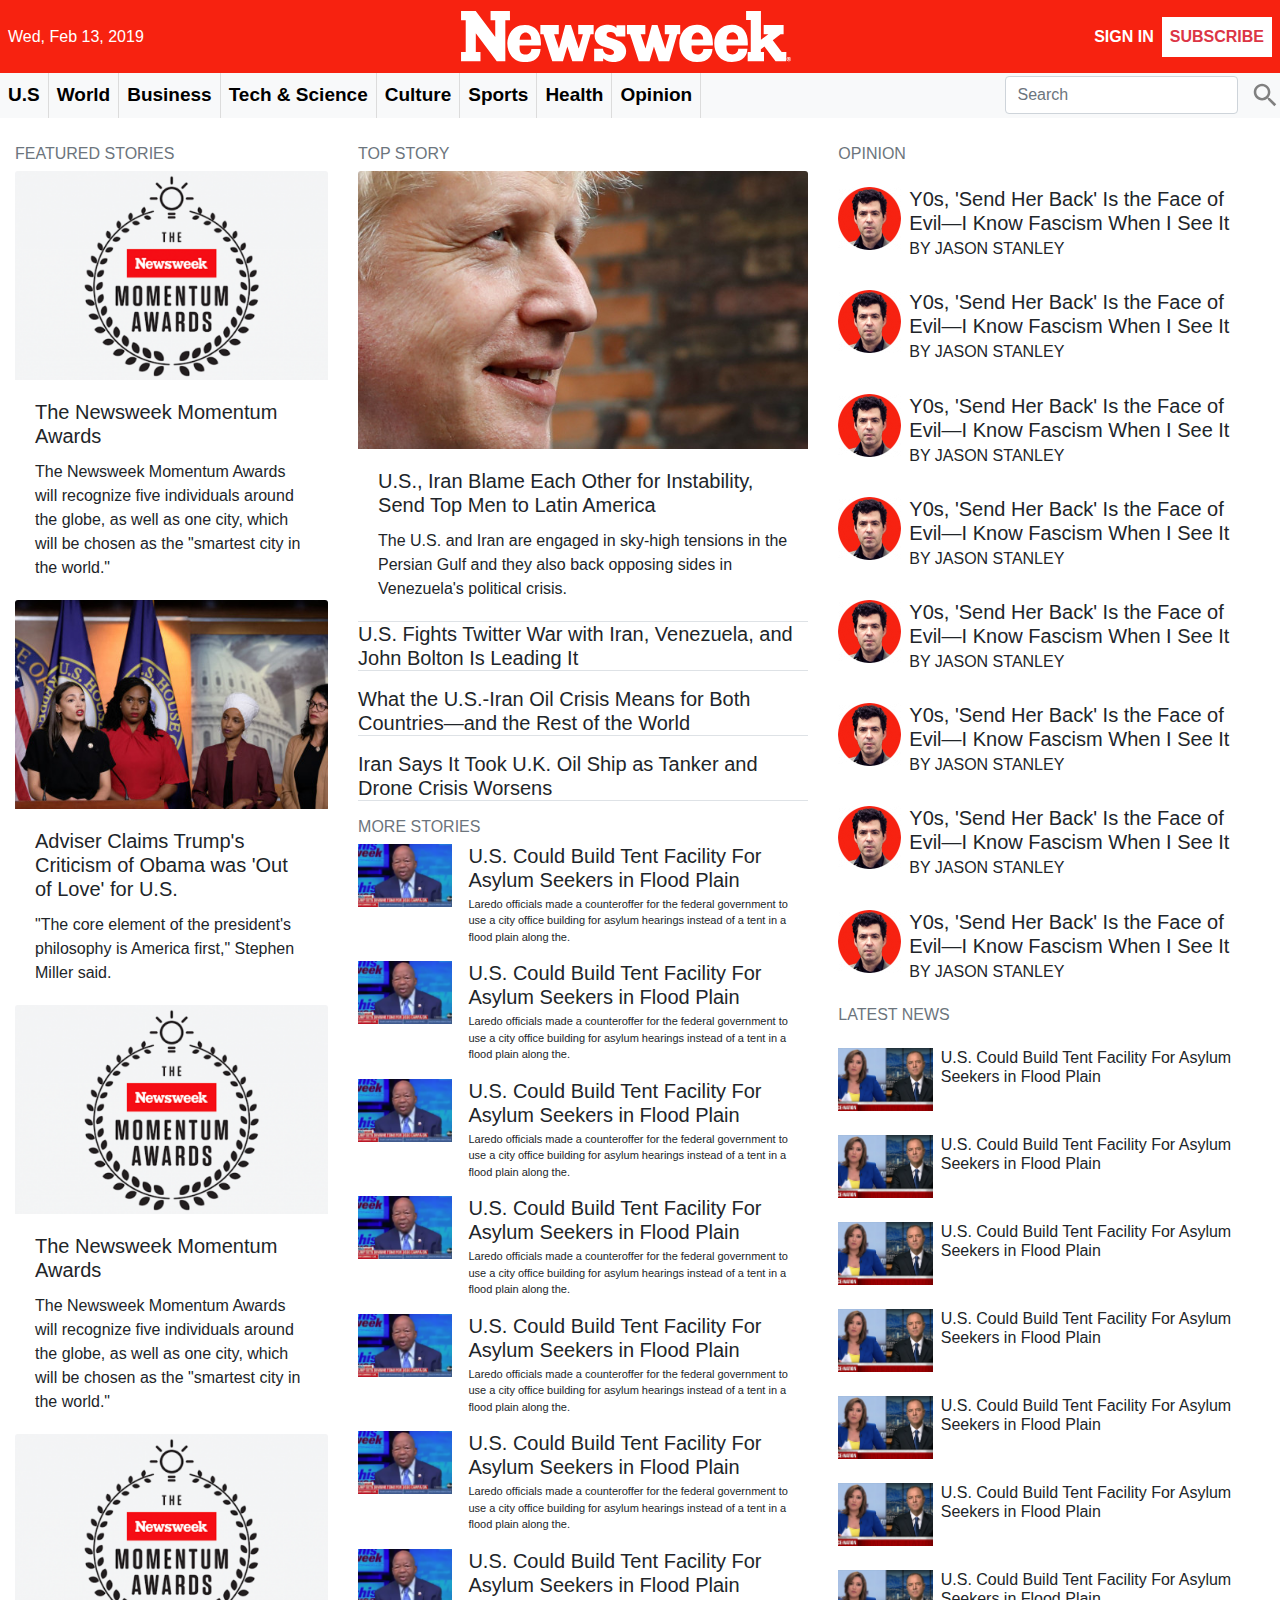
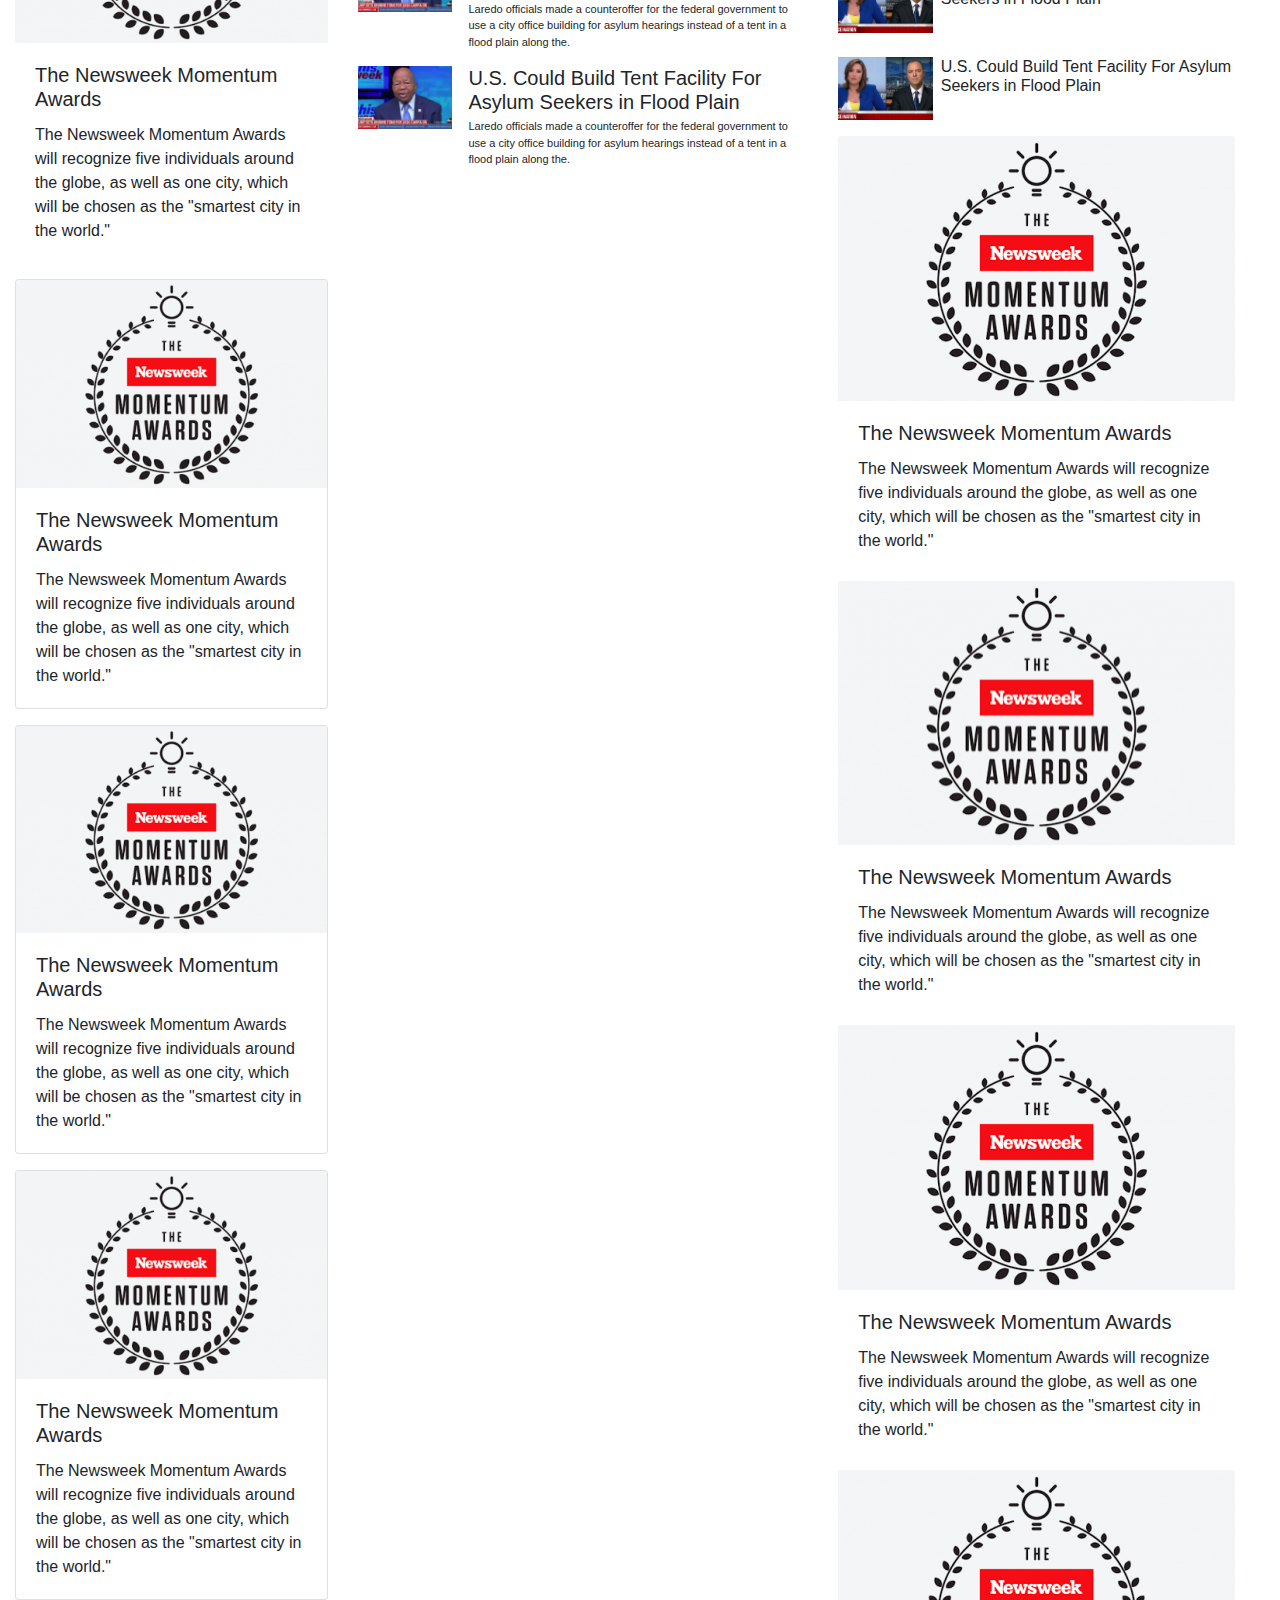
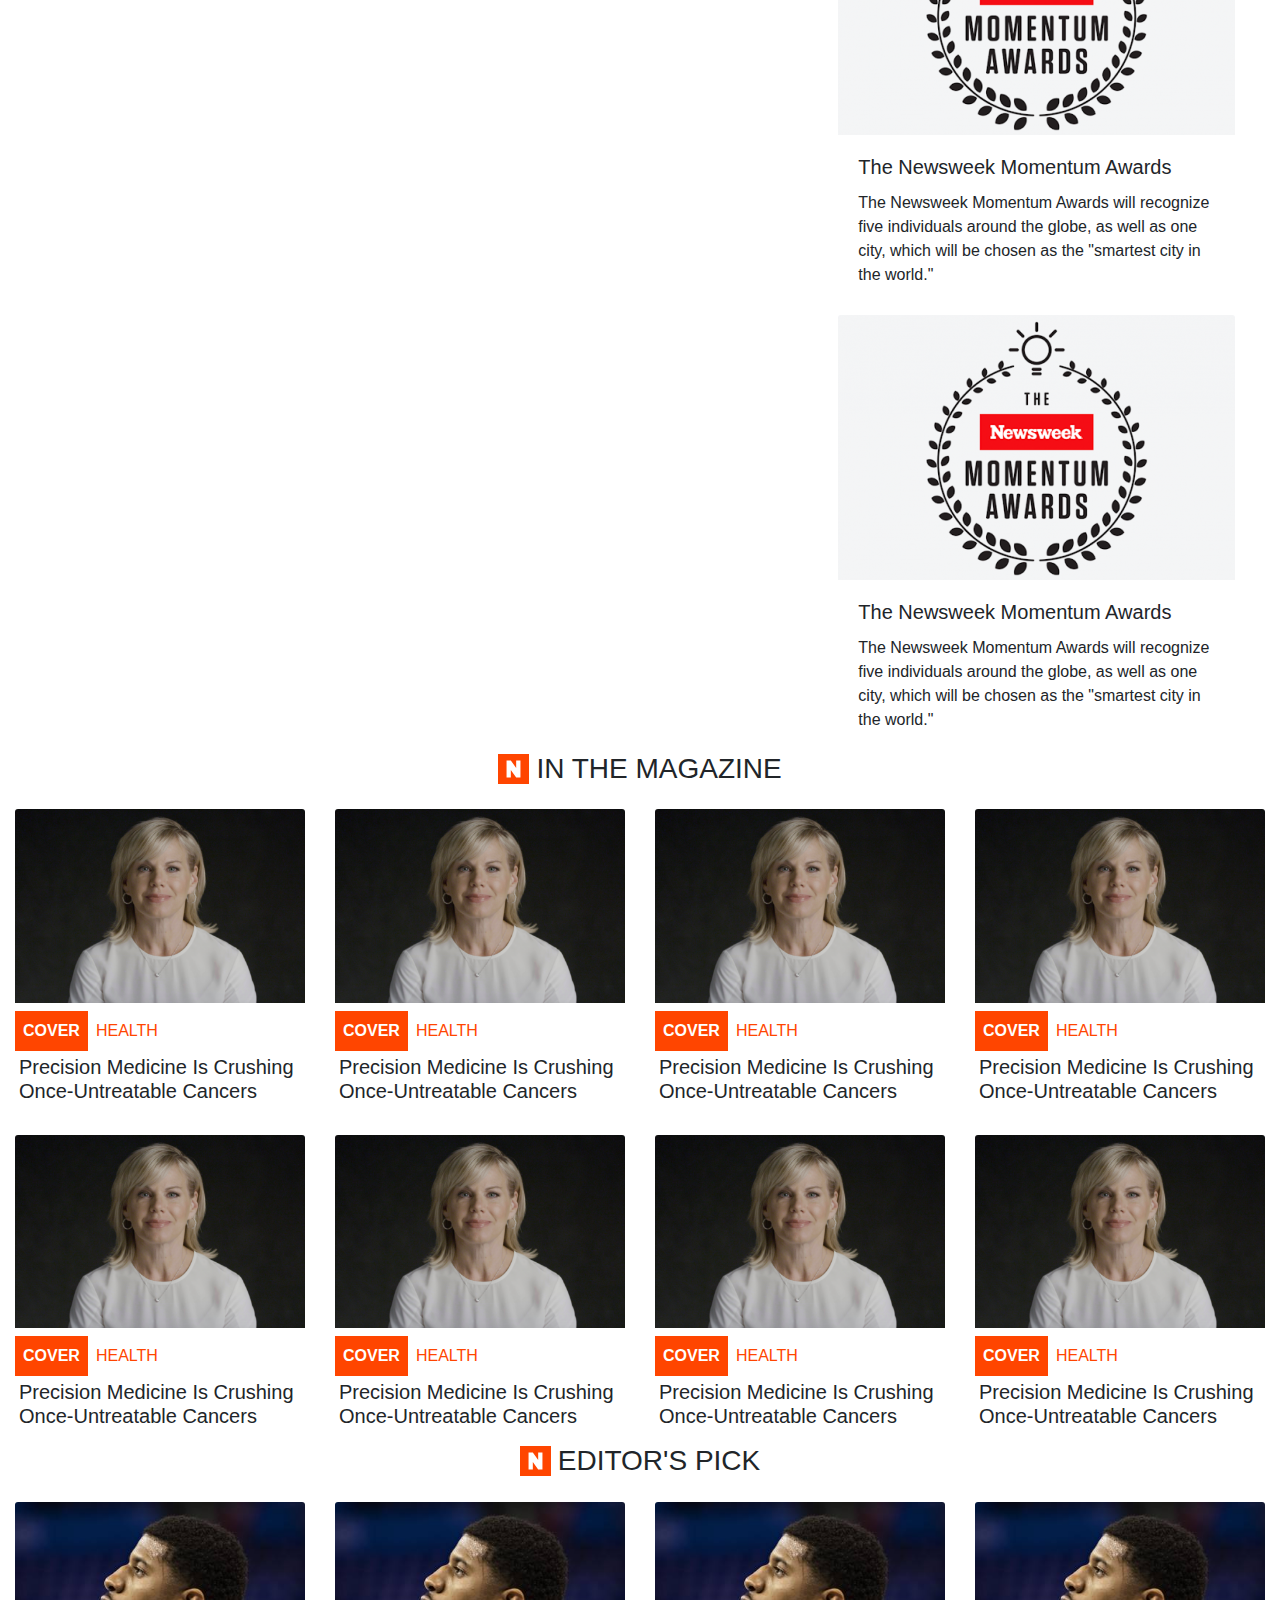
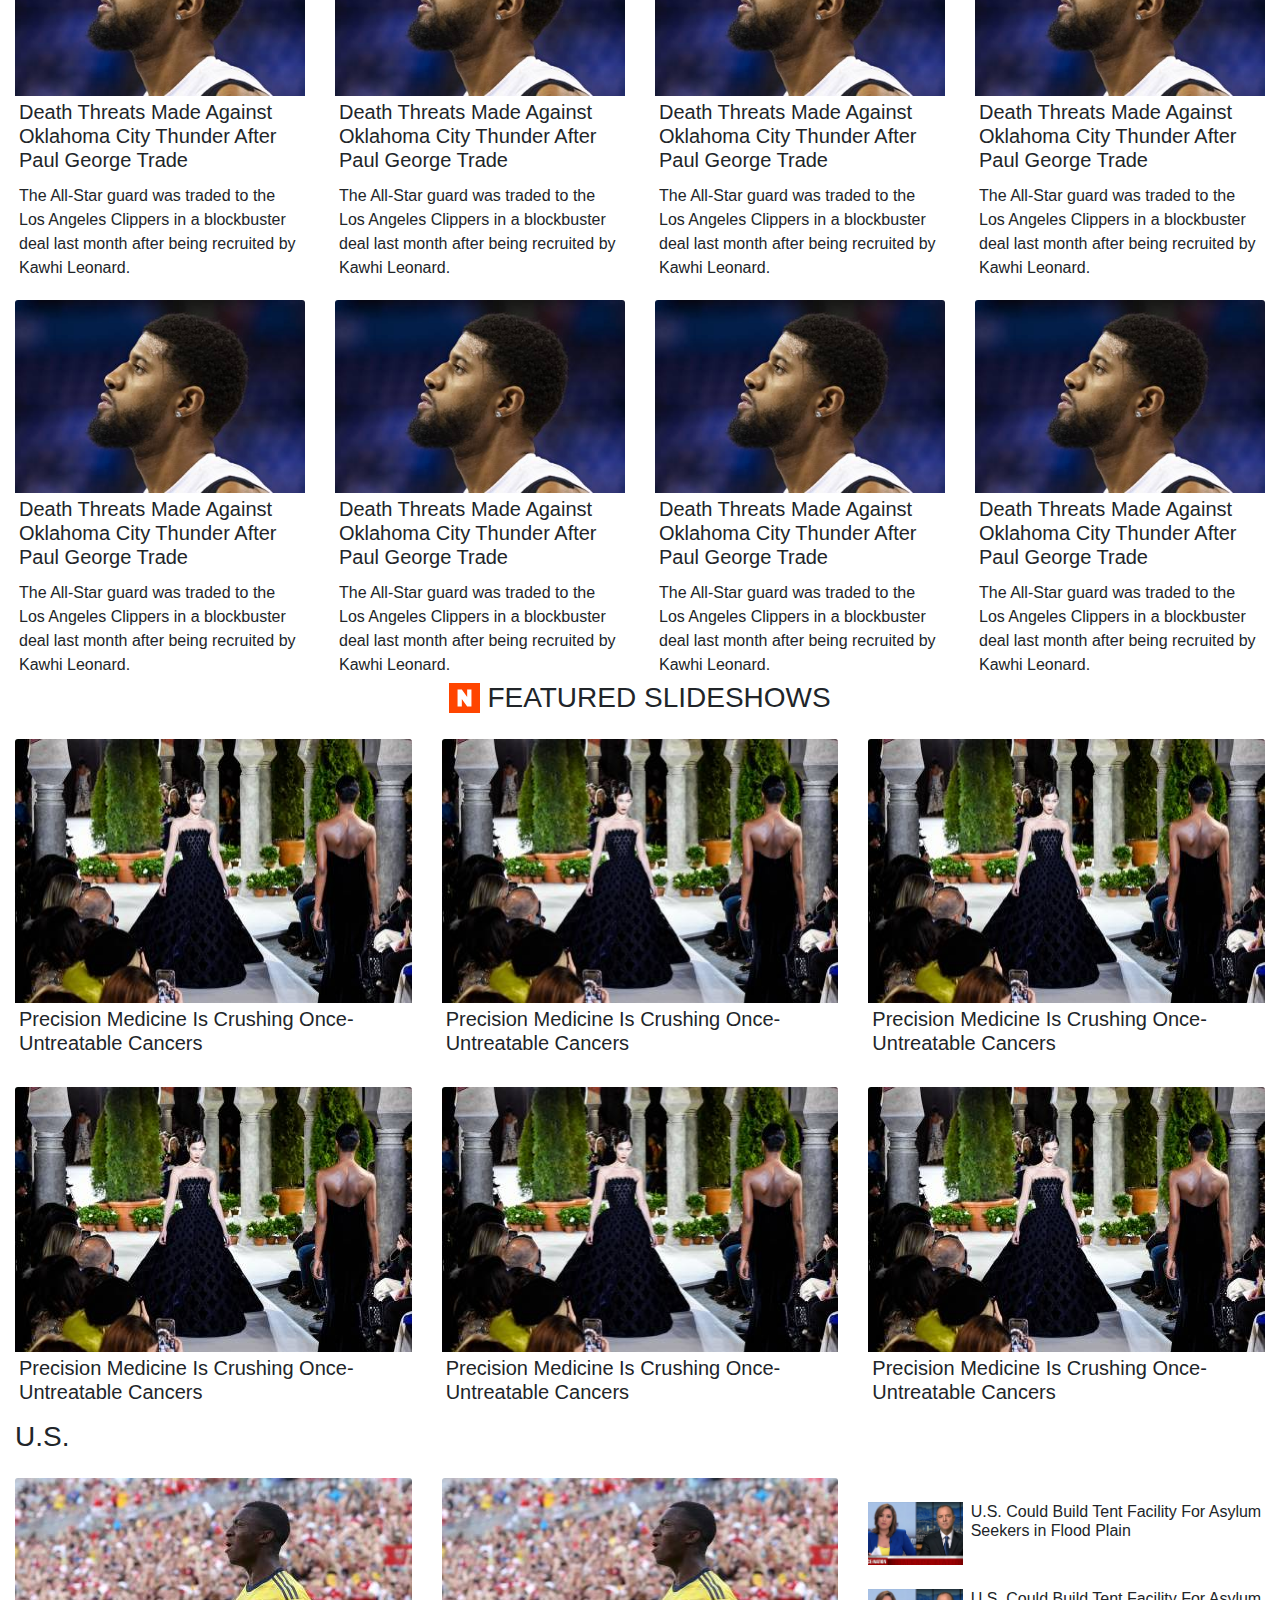
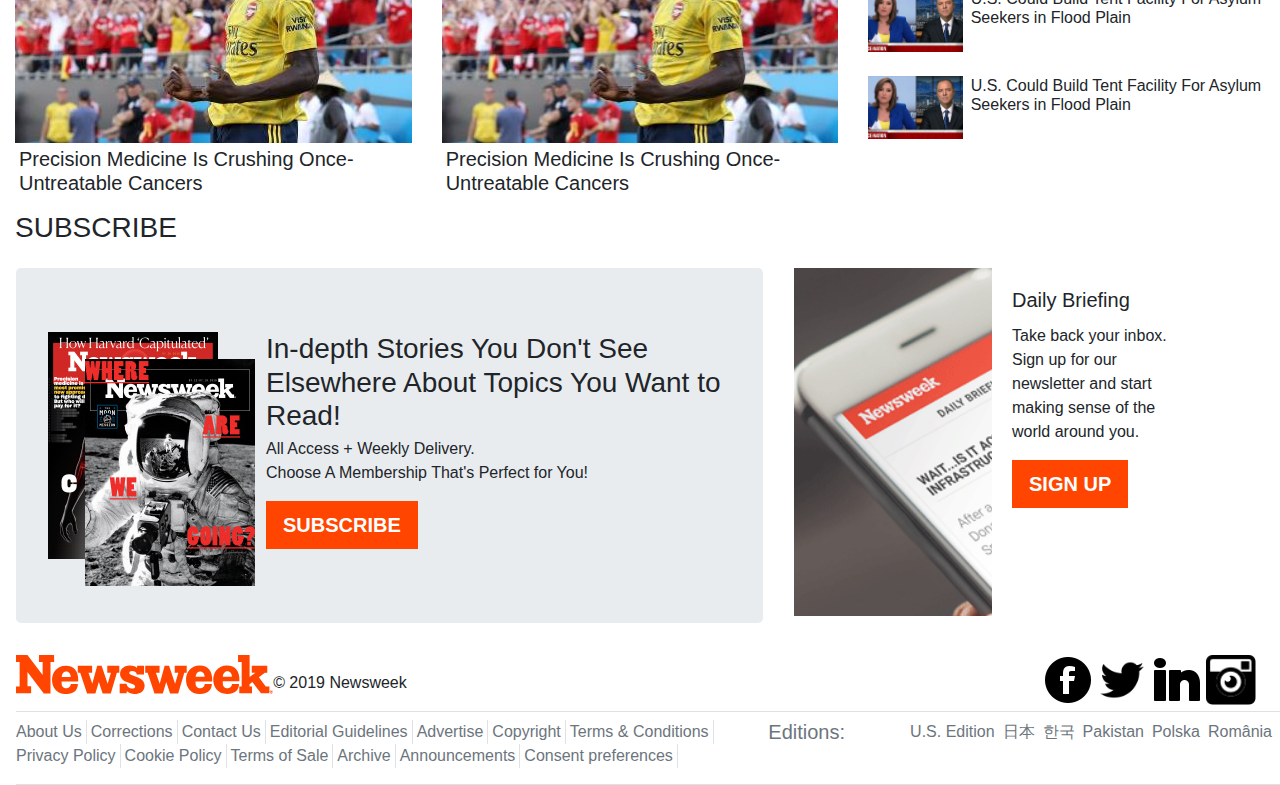
<file: index.html>
<!doctype html>
<html lang="en">

<head>
    <!-- Required meta tags -->
    <meta charset="utf-8">
    <meta name="viewport" content="width=device-width, initial-scale=1, shrink-to-fit=no">


    <!-- Bootstrap CSS -->
    <link rel="stylesheet" href="https://stackpath.bootstrapcdn.com/bootstrap/4.3.1/css/bootstrap.min.css" integrity="sha384-ggOyR0iXCbMQv3Xipma34MD+dH/1fQ784/j6cY/iJTQUOhcWr7x9JvoRxT2MZw1T" crossorigin="anonymous">
    <link rel="stylesheet" href="main.css">
    <title>NewsWeek</title>
</head>

<body>


        <nav class="navbar navbar-expand-lg navbar-light d-flex flex-column fixed-top">
    
            <div class="header-one d-flex flex-row justify-content-between align-items-center p-2">
                <div class="text-white d-none d-sm-none d-md-none d-lg-block">Wed, Feb 13, 2019</div>
                <a class="navbar-brand" href="#">
                    <img class="news-logo" src="images/newsweek-seeklogo.com.svg" alt="">
                </a>
                <div class="d-flex flex-row">
                    <a class="text-white  text-decoration-none pr-2 font-weight-bolder align-self-center" href="#">SIGN IN</a>
                    <a class="text-danger  text-decoration-none font-weight-bolder p-2" style=" background: white;" href="#">SUBSCRIBE</a>
                         <button class="navbar-toggler" type="button" data-toggle="collapse" data-target="#trigger" aria-controls="trigger" aria-expanded="false" aria-label="Toggle navigation">
                <span class="navbar-toggler-icon"></span>
            </button>
               
                </div>
                
            </div>
     
            <div class="collapse navbar-collapse w-100 bg-light" id="trigger" style="text-align:center">
                <!--    <a class="navbar-brand" href="#">logo</a>-->
                <ul class="navbar-nav  mr-auto mt-2 mt-lg-0">
                    <li class="nav-item">
                        <a class="nav-link black-text" href="#">U.S</a>
                    </li>
                    <li class="nav-item">
                        <a class="nav-link black-text" href="#">World</a>
                    </li>
                    <li class="nav-item">
                        <a class="nav-link black-text" href="#">Business</a>
                    </li>
                    <li class="nav-item">
                        <a class="nav-link black-text" href="#">Tech &amp; Science</a>
                    </li>
                    <li class="nav-item">
                        <a class="nav-link black-text" href="#">Culture</a>
                    </li>
                    <li class="nav-item">
                        <a class="nav-link black-text" href="#">Sports</a>
                    </li>
                    <li class="nav-item">

                        <a class="nav-link black-text" href="#">Health</a>
                    </li>
                    <li class="nav-item">

                        <a class="nav-link black-text" href="#">Opinion</a>
                    </li>
                </ul>
  <form class="form-inline d-none d-sm-none d-md-none d-lg-block">
      <input class="form-control mr-sm-2" type="search" placeholder="Search" aria-label="Search">
      <img src="images/_ionicons_svg_md-search.svg" height="30" alt="">
    </form>
            </div>
       
        </nav>

    <main class="container-fluid  bg-white pt-3 mtop">


        <section class="row">
            <div class="col-md-8 row">
                <div class="col-sm-5 order__two article-mt">
                    <h6 class="text-muted">FEATURED STORIES</h6>

                    <article class="card border-0">
                        <img class="card-img-top" src="images/1.png" alt="Card image cap">
                        <div class="card-body">
                            <h5 class="card-title">The Newsweek Momentum Awards</h5>
                            <p class="card-text">The Newsweek Momentum Awards will recognize five individuals around the globe, as well as one city, which will be chosen as the "smartest city in the world."</p>

                        </div>
                    </article>

                    <article class="card border-0">
                        <img class="card-img-top" src="images/latinacon.jpg" alt="Card image cap">
                        <div class="card-body">
                            <h5 class="card-title">Adviser Claims Trump's Criticism of Obama was 'Out of Love' for U.S.</h5>
                            <p class="card-text">"The core element of the president's philosophy is America first," Stephen Miller said.</p>

                        </div>
                    </article>
                    <article class="card border-0">
                        <img class="card-img-top" src="images/1.png" alt="Card image cap">
                        <div class="card-body">
                            <h5 class="card-title">The Newsweek Momentum Awards</h5>
                            <p class="card-text">The Newsweek Momentum Awards will recognize five individuals around the globe, as well as one city, which will be chosen as the "smartest city in the world."</p>

                        </div>
                    </article>
                    <article class="card border-0">
                        <img class="card-img-top" src="images/1.png" alt="Card image cap">
                        <div class="card-body">
                            <h5 class="card-title">The Newsweek Momentum Awards</h5>
                            <p class="card-text">The Newsweek Momentum Awards will recognize five individuals around the globe, as well as one city, which will be chosen as the "smartest city in the world."</p>

                        </div>
                    </article>
                    <article class="card mt-3">
                        <img class="card-img-top" src="images/1.png" alt="Card image cap">
                        <div class="card-body">
                            <h5 class="card-title">The Newsweek Momentum Awards</h5>
                            <p class="card-text">The Newsweek Momentum Awards will recognize five individuals around the globe, as well as one city, which will be chosen as the "smartest city in the world."</p>

                        </div>
                    </article>
                    <article class="card mt-3">
                        <img class="card-img-top" src="images/1.png" alt="Card image cap">
                        <div class="card-body">
                            <h5 class="card-title">The Newsweek Momentum Awards</h5>
                            <p class="card-text">The Newsweek Momentum Awards will recognize five individuals around the globe, as well as one city, which will be chosen as the "smartest city in the world."</p>

                        </div>
                    </article>
                    <article class="card mt-3">
                        <img class="card-img-top" src="images/1.png" alt="Card image cap">
                        <div class="card-body">
                            <h5 class="card-title">The Newsweek Momentum Awards</h5>
                            <p class="card-text">The Newsweek Momentum Awards will recognize five individuals around the globe, as well as one city, which will be chosen as the "smartest city in the world."</p>

                        </div>
                    </article>

                </div>
                <div class="col-sm-7 order__one" style="height: 1626px;position:relative">
                   <section class="top-story">
                    <h6 class="text-muted">TOP STORY</h6>

                    <article class="card border-0 w-100" >
                        <img class="card-img-top" src="images/boris-johnson-uk-pm-trump-friend.jpg" alt="Card image cap">
                        <div class="card-body">
                            <h5 class="card-title">U.S., Iran Blame Each Other for Instability, Send Top Men to Latin America</h5>
                            <p class="card-text">The U.S. and Iran are engaged in sky-high tensions in the Persian Gulf and they also back opposing sides in Venezuela's political crisis.</p>

                        </div>
                    </article>
                    <h5 class="border-bottom border-top mb-3">U.S. Fights Twitter War with Iran, Venezuela, and John Bolton Is Leading It</h5>
                    <h5 class="border-bottom mb-3">What the U.S.-Iran Oil Crisis Means for Both Countries—and the Rest of the World</h5>
                    <h5 class="border-bottom mb-3">Iran Says It Took U.K. Oil Ship as Tanker and Drone Crisis Worsens</h5>
                    
                    
                    <section>
                    <h6 class="text-muted">MORE STORIES</h6>


                    <ul class="list-unstyled">
                         <li>
                            <article class="media w-100">
                                <img style="height:63px;" class="mr-3" src="images/elijah-cummings-abc-trump-racist.png" alt="Card image cap">
                                <div class="media-body">
                                    <h5 class="mt-0 mb-1">U.S. Could Build Tent Facility For Asylum Seekers in Flood Plain</h5>
                                    <p class="w-100" style="font-size:11px;">Laredo officials made a counteroffer for the federal government to use a city office building for asylum hearings instead of a tent in a flood plain along the.</p>
                                </div>
                            </article>
                        </li>
                          <li>
                            <article class="media w-100">
                                <img style="height:63px;" class="mr-3" src="images/elijah-cummings-abc-trump-racist.png" alt="Card image cap">
                                <div class="media-body">
                                    <h5 class="mt-0 mb-1">U.S. Could Build Tent Facility For Asylum Seekers in Flood Plain</h5>
                                    <p class="w-100" style="font-size:11px;">Laredo officials made a counteroffer for the federal government to use a city office building for asylum hearings instead of a tent in a flood plain along the.</p>
                                </div>
                            </article>
                        </li>
                          <li>
                            <article class="media w-100">
                                <img style="height:63px;" class="mr-3" src="images/elijah-cummings-abc-trump-racist.png" alt="Card image cap">
                                <div class="media-body">
                                    <h5 class="mt-0 mb-1">U.S. Could Build Tent Facility For Asylum Seekers in Flood Plain</h5>
                                    <p class="w-100" style="font-size:11px;">Laredo officials made a counteroffer for the federal government to use a city office building for asylum hearings instead of a tent in a flood plain along the.</p>
                                </div>
                            </article>
                        </li>
                        
                        <li>
                            <article class="media w-100">
                                <img style="height:63px;" class="mr-3" src="images/elijah-cummings-abc-trump-racist.png" alt="Card image cap">
                                <div class="media-body">
                                    <h5 class="mt-0 mb-1">U.S. Could Build Tent Facility For Asylum Seekers in Flood Plain</h5>
                                    <p class="w-100" style="font-size:11px;">Laredo officials made a counteroffer for the federal government to use a city office building for asylum hearings instead of a tent in a flood plain along the.</p>
                                </div>
                            </article>
                        </li>
                
                        <li>
                            <article class="media w-100">
                                <img style="height:63px;" class="mr-3" src="images/elijah-cummings-abc-trump-racist.png" alt="Card image cap">
                                <div class="media-body">
                                    <h5 class="mt-0 mb-1">U.S. Could Build Tent Facility For Asylum Seekers in Flood Plain</h5>
                                    <p class="w-100" style="font-size:11px;">Laredo officials made a counteroffer for the federal government to use a city office building for asylum hearings instead of a tent in a flood plain along the.</p>
                                </div>
                            </article>
                        </li>
                        <li>
                            <article class="media w-100">
                                <img style="height:63px;" class="mr-3" src="images/elijah-cummings-abc-trump-racist.png" alt="Card image cap">
                                <div class="media-body">
                                    <h5 class="mt-0 mb-1">U.S. Could Build Tent Facility For Asylum Seekers in Flood Plain</h5>
                                    <p class="w-100" style="font-size:11px;">Laredo officials made a counteroffer for the federal government to use a city office building for asylum hearings instead of a tent in a flood plain along the.</p>
                                </div>
                            </article>
                        </li>
                        <li>
                            <article class="media w-100">
                                <img style="height:63px;" class="mr-3" src="images/elijah-cummings-abc-trump-racist.png" alt="Card image cap">
                                <div class="media-body">
                                    <h5 class="mt-0 mb-1">U.S. Could Build Tent Facility For Asylum Seekers in Flood Plain</h5>
                                    <p class="w-100" style="font-size:11px;">Laredo officials made a counteroffer for the federal government to use a city office building for asylum hearings instead of a tent in a flood plain along the.</p>
                                </div>
                            </article>
                        </li>
                        <li>
                            <article class="media w-100">
                                <img style="height:63px;" class="mr-3" src="images/elijah-cummings-abc-trump-racist.png" alt="Card image cap">
                                <div class="media-body">
                                    <h5 class="mt-0 mb-1">U.S. Could Build Tent Facility For Asylum Seekers in Flood Plain</h5>
                                    <p class="w-100" style="font-size:11px;">Laredo officials made a counteroffer for the federal government to use a city office building for asylum hearings instead of a tent in a flood plain along the.</p>
                                </div>
                            </article>
                        </li>
                


                    </ul>
                       </section>
</section>
                </div>
            </div>
                <div class="col-md-4">
                   <section>
                    <h6 class="text-muted">OPINION</h6>

                    <ul class="list-unstyled">
                        <li>
                            <article class="media mt-4 w-100">
                                <img style="height:63px;width:63px;" class="mr-2" src="images/jason-stanley.png" alt="Card image cap">
                                <div class="media-body">
                                    <h5 class="mt-0 mb-1"> Y0s, 'Send Her Back' Is the Face of Evil—I Know Fascism When I See It</h5>
                                    <h6>BY JASON STANLEY</h6>
                                </div>
                            </article>
                        </li>
                           <li>
                            <article class="media mt-4 w-100">
                                <img style="height:63px;width:63px;" class="mr-2" src="images/jason-stanley.png" alt="Card image cap">
                                <div class="media-body">
                                    <h5 class="mt-0 mb-1"> Y0s, 'Send Her Back' Is the Face of Evil—I Know Fascism When I See It</h5>
                                    <h6>BY JASON STANLEY</h6>
                                </div>
                            </article>
                        </li>
                           <li>
                            <article class="media mt-4 w-100">
                                <img style="height:63px;width:63px;" class="mr-2" src="images/jason-stanley.png" alt="Card image cap">
                                <div class="media-body">
                                    <h5 class="mt-0 mb-1"> Y0s, 'Send Her Back' Is the Face of Evil—I Know Fascism When I See It</h5>
                                    <h6>BY JASON STANLEY</h6>
                                </div>
                            </article>
                        </li>
                           <li>
                            <article class="media mt-4 w-100">
                                <img style="height:63px;width:63px;" class="mr-2" src="images/jason-stanley.png" alt="Card image cap">
                                <div class="media-body">
                                    <h5 class="mt-0 mb-1"> Y0s, 'Send Her Back' Is the Face of Evil—I Know Fascism When I See It</h5>
                                    <h6>BY JASON STANLEY</h6>
                                </div>
                            </article>
                        </li>
                           <li>
                            <article class="media mt-4 w-100">
                                <img style="height:63px;width:63px;" class="mr-2" src="images/jason-stanley.png" alt="Card image cap">
                                <div class="media-body">
                                    <h5 class="mt-0 mb-1"> Y0s, 'Send Her Back' Is the Face of Evil—I Know Fascism When I See It</h5>
                                    <h6>BY JASON STANLEY</h6>
                                </div>
                            </article>
                        </li>
                           <li>
                            <article class="media mt-4 w-100">
                                <img style="height:63px;width:63px;" class="mr-2" src="images/jason-stanley.png" alt="Card image cap">
                                <div class="media-body">
                                    <h5 class="mt-0 mb-1"> Y0s, 'Send Her Back' Is the Face of Evil—I Know Fascism When I See It</h5>
                                    <h6>BY JASON STANLEY</h6>
                                </div>
                            </article>
                        </li>
                           <li>
                            <article class="media mt-4 w-100">
                                <img style="height:63px;width:63px;" class="mr-2" src="images/jason-stanley.png" alt="Card image cap">
                                <div class="media-body">
                                    <h5 class="mt-0 mb-1"> Y0s, 'Send Her Back' Is the Face of Evil—I Know Fascism When I See It</h5>
                                    <h6>BY JASON STANLEY</h6>
                                </div>
                            </article>
                        </li>
                           <li>
                            <article class="media mt-4 w-100">
                                <img style="height:63px;width:63px;" class="mr-2" src="images/jason-stanley.png" alt="Card image cap">
                                <div class="media-body">
                                    <h5 class="mt-0 mb-1"> Y0s, 'Send Her Back' Is the Face of Evil—I Know Fascism When I See It</h5>
                                    <h6>BY JASON STANLEY</h6>
                                </div>
                            </article>
                        </li>
                        
                        
                    </ul>
  <h6 class="text-muted">LATEST NEWS</h6>

                    <ul class="list-unstyled">
                        <li>
                            <article class="media mt-4 w-100">
                                <img style="height:63px;" class="mr-2" src="images/policy.png" alt="Card image cap">
                                <div class="media-body">
                                    <h6 class="mt-0 mb-1">U.S. Could Build Tent Facility For Asylum Seekers in Flood Plain</h6>
                                </div>
                            </article>
                        </li>
                        <li>
                            <article class="media mt-4 w-100">
                                <img style="height:63px;" class="mr-2" src="images/policy.png" alt="Card image cap">
                                <div class="media-body">
                                    <h6 class="mt-0 mb-1">U.S. Could Build Tent Facility For Asylum Seekers in Flood Plain</h6>
                                </div>
                            </article>
                        </li>
                                
                            <li>
                            <article class="media mt-4 w-100">
                                <img style="height:63px;" class="mr-2" src="images/policy.png" alt="Card image cap">
                                <div class="media-body">
                                    <h6 class="mt-0 mb-1">U.S. Could Build Tent Facility For Asylum Seekers in Flood Plain</h6>
                                </div>
                            </article>
                        </li>
                    
                            <li>
                            <article class="media mt-4 w-100">
                                <img style="height:63px;" class="mr-2" src="images/policy.png" alt="Card image cap">
                                <div class="media-body">
                                    <h6 class="mt-0 mb-1">U.S. Could Build Tent Facility For Asylum Seekers in Flood Plain</h6>
                                </div>
                            </article>
                        </li>
                    
                            <li>
                            <article class="media mt-4 w-100">
                                <img style="height:63px;" class="mr-2" src="images/policy.png" alt="Card image cap">
                                <div class="media-body">
                                    <h6 class="mt-0 mb-1">U.S. Could Build Tent Facility For Asylum Seekers in Flood Plain</h6>
                                </div>
                            </article>
                        </li>
                    
                            <li>
                            <article class="media mt-4 w-100">
                                <img style="height:63px;" class="mr-2" src="images/policy.png" alt="Card image cap">
                                <div class="media-body">
                                    <h6 class="mt-0 mb-1">U.S. Could Build Tent Facility For Asylum Seekers in Flood Plain</h6>
                                </div>
                            </article>
                        </li>
                    
                            <li>
                            <article class="media mt-4 w-100">
                                <img style="height:63px;" class="mr-2" src="images/policy.png" alt="Card image cap">
                                <div class="media-body">
                                    <h6 class="mt-0 mb-1">U.S. Could Build Tent Facility For Asylum Seekers in Flood Plain</h6>
                                </div>
                            </article>
                        </li>
                    
                            <li>
                            <article class="media mt-4 w-100">
                                <img style="height:63px;" class="mr-2" src="images/policy.png" alt="Card image cap">
                                <div class="media-body">
                                    <h6 class="mt-0 mb-1">U.S. Could Build Tent Facility For Asylum Seekers in Flood Plain</h6>
                                </div>
                            </article>
                        </li>
                    
                    </ul>
                    <article class="card border-0  mt-2" style="width:100%;">
                        <img class="card-img-top" src="images/1.png" alt="Card image cap">
                        <div class="card-body">
                            <h5 class="card-title">The Newsweek Momentum Awards</h5>
                            <p class="card-text w-100">The Newsweek Momentum Awards will recognize five individuals around the globe, as well as one city, which will be chosen as the "smartest city in the world."</p>

                        </div>
                    </article>
                        <article class="card border-0  mt-2" style="width:100%;">
                        <img class="card-img-top" src="images/1.png" alt="Card image cap">
                        <div class="card-body">
                            <h5 class="card-title">The Newsweek Momentum Awards</h5>
                            <p class="card-text w-100">The Newsweek Momentum Awards will recognize five individuals around the globe, as well as one city, which will be chosen as the "smartest city in the world."</p>

                        </div>
                    </article>
                           <article class="card border-0  mt-2" style="width:100%;">
                        <img class="card-img-top" src="images/1.png" alt="Card image cap">
                        <div class="card-body">
                            <h5 class="card-title">The Newsweek Momentum Awards</h5>
                            <p class="card-text w-100">The Newsweek Momentum Awards will recognize five individuals around the globe, as well as one city, which will be chosen as the "smartest city in the world."</p>

                        </div>
                    </article>
                           <article class="card border-0  mt-2" style="width:100%;">
                        <img class="card-img-top" src="images/1.png" alt="Card image cap">
                        <div class="card-body">
                            <h5 class="card-title">The Newsweek Momentum Awards</h5>
                            <p class="card-text w-100">The Newsweek Momentum Awards will recognize five individuals around the globe, as well as one city, which will be chosen as the "smartest city in the world."</p>

                        </div>
                    </article>
                           <article class="card border-0  mt-2" style="width:100%;">
                        <img class="card-img-top" src="images/1.png" alt="Card image cap">
                        <div class="card-body">
                            <h5 class="card-title">The Newsweek Momentum Awards</h5>
                            <p class="card-text w-100">The Newsweek Momentum Awards will recognize five individuals around the globe, as well as one city, which will be chosen as the "smartest city in the world."</p>

                        </div>
                    </article>
               
               </section>
                </div>
           
        </section>


        <section>
            <div class="d-flex justify-content-center">
                <img src="images/logo-n1.svg" alt="" style="height:30px;background-color:orangered;margin-top: 2px; margin-right:7px;"><h3>IN THE MAGAZINE</h3>
            </div>
            <div class="row">

                <article class="col-md-3 mt-3 w-100">
                    <div class="card border-0">
                        <img class="card-img-top w-100" src="./images/gretchen-carlson.png" alt="Card image cap">
                        <div class="d-flex flex-row align-items-center mt-2"><span class="mr-2 orange p-2">COVER </span> <a href="#" style="color:orangered;"> HEALTH</a></div>
                        <div class="card-body card-resize">
                            <h5 class="card-title">Precision Medicine Is Crushing Once-Untreatable Cancers</h5>

                        </div>
                    </div>
                </article>
    <article class="col-md-3 mt-3 w-100">
                    <div class="card border-0">
                        <img class="card-img-top w-100" src="./images/gretchen-carlson.png" alt="Card image cap">
                        <div class="d-flex flex-row align-items-center mt-2"><span class="mr-2 orange p-2">COVER </span> <a href="#" style="color:orangered;"> HEALTH</a></div>
                        <div class="card-body card-resize">
                            <h5 class="card-title">Precision Medicine Is Crushing Once-Untreatable Cancers</h5>

                        </div>
                    </div>
                </article>
    <article class="col-md-3 mt-3 w-100">
                    <div class="card border-0">
                        <img class="card-img-top w-100" src="./images/gretchen-carlson.png" alt="Card image cap">
                        <div class="d-flex flex-row align-items-center mt-2"><span class="mr-2 orange p-2">COVER </span> <a href="#" style="color:orangered;"> HEALTH</a></div>
                        <div class="card-body card-resize">
                            <h5 class="card-title">Precision Medicine Is Crushing Once-Untreatable Cancers</h5>

                        </div>
                    </div>
                </article>
    <article class="col-md-3 mt-3 w-100">
                    <div class="card border-0">
                        <img class="card-img-top w-100" src="./images/gretchen-carlson.png" alt="Card image cap">
                        <div class="d-flex flex-row align-items-center mt-2"><span class="mr-2 orange p-2">COVER </span> <a href="#" style="color:orangered;"> HEALTH</a></div>
                        <div class="card-body card-resize">
                            <h5 class="card-title">Precision Medicine Is Crushing Once-Untreatable Cancers</h5>

                        </div>
                    </div>
                </article>
    <article class="col-md-3 mt-3 w-100">
                    <div class="card border-0">
                        <img class="card-img-top w-100" src="./images/gretchen-carlson.png" alt="Card image cap">
                        <div class="d-flex flex-row align-items-center mt-2"><span class="mr-2 orange p-2">COVER </span> <a href="#" style="color:orangered;"> HEALTH</a></div>
                        <div class="card-body card-resize">
                            <h5 class="card-title">Precision Medicine Is Crushing Once-Untreatable Cancers</h5>

                        </div>
                    </div>
                </article>
    <article class="col-md-3 mt-3 w-100">
                    <div class="card border-0">
                        <img class="card-img-top w-100" src="./images/gretchen-carlson.png" alt="Card image cap">
                        <div class="d-flex flex-row align-items-center mt-2"><span class="mr-2 orange p-2">COVER </span> <a href="#" style="color:orangered;"> HEALTH</a></div>
                        <div class="card-body card-resize">
                            <h5 class="card-title">Precision Medicine Is Crushing Once-Untreatable Cancers</h5>

                        </div>
                    </div>
                </article>
    <article class="col-md-3 mt-3 w-100">
                    <div class="card border-0">
                        <img class="card-img-top w-100" src="./images/gretchen-carlson.png" alt="Card image cap">
                        <div class="d-flex flex-row align-items-center mt-2"><span class="mr-2 orange p-2">COVER </span> <a href="#" style="color:orangered;"> HEALTH</a></div>
                        <div class="card-body card-resize">
                            <h5 class="card-title">Precision Medicine Is Crushing Once-Untreatable Cancers</h5>

                        </div>
                    </div>
                </article>
    <article class="col-md-3 mt-3 w-100">
                    <div class="card border-0">
                        <img class="card-img-top w-100" src="./images/gretchen-carlson.png" alt="Card image cap">
                        <div class="d-flex flex-row align-items-center mt-2"><span class="mr-2 orange p-2">COVER </span> <a href="#" style="color:orangered;"> HEALTH</a></div>
                        <div class="card-body card-resize">
                            <h5 class="card-title">Precision Medicine Is Crushing Once-Untreatable Cancers</h5>

                        </div>
                    </div>
                </article>

       



            </div>

        </section>


        <section>
            <div class="d-flex justify-content-center">
                  <img src="images/logo-n1.svg" alt="" style="height:30px;background-color:orangered;margin-top: 2px; margin-right:7px;"><h3>EDITOR'S PICK</h3>
            </div>
            <div class="row">
                <article class="col-md-3 mt-3 w-100">
                    <div class="card border-0">
                        <img class="card-img-top" src="./images/basket.jpg" alt="Card image cap">
                        <div class="card-body card-resize">
                            <h5 class="card-title">Death Threats Made Against Oklahoma City Thunder After Paul George Trade</h5>
                            <p class="card-text">The All-Star guard was traded to the Los Angeles Clippers in a blockbuster deal last month after being recruited by Kawhi Leonard.</p>

                        </div>
                    </div>
                </article>
  <article class="col-md-3 mt-3 w-100">
                    <div class="card border-0">
                        <img class="card-img-top" src="./images/basket.jpg" alt="Card image cap">
                        <div class="card-body card-resize">
                            <h5 class="card-title">Death Threats Made Against Oklahoma City Thunder After Paul George Trade</h5>
                            <p class="card-text">The All-Star guard was traded to the Los Angeles Clippers in a blockbuster deal last month after being recruited by Kawhi Leonard.</p>

                        </div>
                    </div>
                </article>
                  <article class="col-md-3 mt-3 w-100">
                    <div class="card border-0">
                        <img class="card-img-top" src="./images/basket.jpg" alt="Card image cap">
                        <div class="card-body card-resize">
                            <h5 class="card-title">Death Threats Made Against Oklahoma City Thunder After Paul George Trade</h5>
                            <p class="card-text">The All-Star guard was traded to the Los Angeles Clippers in a blockbuster deal last month after being recruited by Kawhi Leonard.</p>

                        </div>
                    </div>
                </article>
                  <article class="col-md-3 mt-3 w-100">
                    <div class="card border-0">
                        <img class="card-img-top" src="./images/basket.jpg" alt="Card image cap">
                        <div class="card-body card-resize">
                            <h5 class="card-title">Death Threats Made Against Oklahoma City Thunder After Paul George Trade</h5>
                            <p class="card-text">The All-Star guard was traded to the Los Angeles Clippers in a blockbuster deal last month after being recruited by Kawhi Leonard.</p>

                        </div>
                    </div>
                </article>
                  <article class="col-md-3 mt-3 w-100">
                    <div class="card border-0">
                        <img class="card-img-top" src="./images/basket.jpg" alt="Card image cap">
                        <div class="card-body card-resize">
                            <h5 class="card-title">Death Threats Made Against Oklahoma City Thunder After Paul George Trade</h5>
                            <p class="card-text">The All-Star guard was traded to the Los Angeles Clippers in a blockbuster deal last month after being recruited by Kawhi Leonard.</p>

                        </div>
                    </div>
                </article>
                  <article class="col-md-3 mt-3 w-100">
                    <div class="card border-0">
                        <img class="card-img-top" src="./images/basket.jpg" alt="Card image cap">
                        <div class="card-body card-resize">
                            <h5 class="card-title">Death Threats Made Against Oklahoma City Thunder After Paul George Trade</h5>
                            <p class="card-text">The All-Star guard was traded to the Los Angeles Clippers in a blockbuster deal last month after being recruited by Kawhi Leonard.</p>

                        </div>
                    </div>
                </article>
  <article class="col-md-3 mt-3 w-100">
                    <div class="card border-0">
                        <img class="card-img-top" src="./images/basket.jpg" alt="Card image cap">
                        <div class="card-body card-resize">
                            <h5 class="card-title">Death Threats Made Against Oklahoma City Thunder After Paul George Trade</h5>
                            <p class="card-text">The All-Star guard was traded to the Los Angeles Clippers in a blockbuster deal last month after being recruited by Kawhi Leonard.</p>

                        </div>
                    </div>
                </article>
                  <article class="col-md-3 mt-3 w-100">
                    <div class="card border-0">
                        <img class="card-img-top" src="./images/basket.jpg" alt="Card image cap">
                        <div class="card-body card-resize">
                            <h5 class="card-title">Death Threats Made Against Oklahoma City Thunder After Paul George Trade</h5>
                            <p class="card-text">The All-Star guard was traded to the Los Angeles Clippers in a blockbuster deal last month after being recruited by Kawhi Leonard.</p>

                        </div>
                    </div>
                </article>
            </div>
        </section>
        <section>
            <div class="d-flex justify-content-center">
                    <img src="images/logo-n1.svg" alt="" style="height:30px;background-color:orangered;margin-top: 2px; margin-right:7px;"><h3>FEATURED SLIDESHOWS</h3>
            </div>
            <div class="row">

                <article class="col-md-4 mt-3 w-100">
                    <div class="card border-0">
                        <img class="card-img-top" src="./images/oscar-11.jpg" alt="Card image cap">
                        <div class="card-body card-resize">
                            <h5 class="card-title">Precision Medicine Is Crushing Once-Untreatable Cancers</h5>

                        </div>
                    </div>
                </article>  
                    <article class="col-md-4 mt-3 w-100">
                    <div class="card border-0">
                        <img class="card-img-top" src="./images/oscar-11.jpg" alt="Card image cap">
                        <div class="card-body card-resize">
                            <h5 class="card-title">Precision Medicine Is Crushing Once-Untreatable Cancers</h5>

                        </div>
                    </div>
                </article>
                      <article class="col-md-4 mt-3 w-100">
                    <div class="card border-0">
                        <img class="card-img-top" src="./images/oscar-11.jpg" alt="Card image cap">
                        <div class="card-body card-resize">
                            <h5 class="card-title">Precision Medicine Is Crushing Once-Untreatable Cancers</h5>

                        </div>
                    </div>
                </article>
                      <article class="col-md-4 mt-3 w-100">
                    <div class="card border-0">
                        <img class="card-img-top" src="./images/oscar-11.jpg" alt="Card image cap">
                        <div class="card-body card-resize">
                            <h5 class="card-title">Precision Medicine Is Crushing Once-Untreatable Cancers</h5>

                        </div>
                    </div>
                </article>
                      <article class="col-md-4 mt-3 w-100">
                    <div class="card border-0">
                        <img class="card-img-top" src="./images/oscar-11.jpg" alt="Card image cap">
                        <div class="card-body card-resize">
                            <h5 class="card-title">Precision Medicine Is Crushing Once-Untreatable Cancers</h5>

                        </div>
                    </div>
                </article>
        <article class="col-md-4 mt-3 w-100">
                    <div class="card border-0">
                        <img class="card-img-top" src="./images/oscar-11.jpg" alt="Card image cap">
                        <div class="card-body card-resize">
                            <h5 class="card-title">Precision Medicine Is Crushing Once-Untreatable Cancers</h5>

                        </div>
                    </div>
                </article>




            </div>

        </section>
        <section>
            <div class="d-flex justify-content-start">
                <h3>U.S.</h3>
            </div>
            <div class="row">

                <article class="col-md-4 mt-3 w-100">
                    <div class="card border-0">
                        <img class="card-img-top" src="./images/arsenal.jpg" alt="Card image cap">
                        <div class="card-body card-resize">
                            <h5 class="card-title">Precision Medicine Is Crushing Once-Untreatable Cancers</h5>

                        </div>
                    </div>
                </article>
                <article class="col-md-4 mt-3 w-100">
                    <div class="card border-0">
                        <img class="card-img-top" src="./images/arsenal.jpg" alt="Card image cap">
                        <div class="card-body card-resize">
                            <h5 class="card-title">Precision Medicine Is Crushing Once-Untreatable Cancers</h5>

                        </div>
                    </div>
                </article>
                <ul class="list-unstyled col-md-4 mt-3 w-100">
                    <li>
                        <article class="media mt-4">
                            <img style="height:63px;" class="mr-2" src="images/policy.png" alt="Card image cap">
                            <div class="media-body">
                                <h6 class="mt-0 mb-1">U.S. Could Build Tent Facility For Asylum Seekers in Flood Plain</h6>
                            </div>
                        </article>
                    </li>
                    <li>
                        <article class="media mt-4 w-100">
                            <img style="height:63px;" class="mr-2" src="images/policy.png" alt="Card image cap">
                            <div class="media-body">
                                <h6 class="mt-0 mb-1">U.S. Could Build Tent Facility For Asylum Seekers in Flood Plain</h6>
                            </div>
                        </article>
                    </li>
                    <li>
                        <article class="media mt-4 w-100">
                            <img style="height:63px;" class="mr-2" src="images/policy.png" alt="Card image cap">
                            <div class="media-body">
                                <h6 class="mt-0 mb-1">U.S. Could Build Tent Facility For Asylum Seekers in Flood Plain</h6>
                            </div>
                        </article>
                    </li>
                </ul>




            </div>

        </section>
        <section>
            <div class="d-flex justify-content-start">
                <h3>SUBSCRIBE</h3>
            </div>
            <div class="row">

                <ul class="list-unstyled col-md-7 ml-3 mt-3 jumbotron">
                    <li>
                        <article class="media position-relative w-100">
                            <img class="position-absolute mr-4" style="left: 37px;top:27px;" src="images/skel2.jpg" alt="Card image cap">
                            <img class="mr-5" src="images/skele.jpg" alt="Card image cap">
                            <div class="media-body">
                                <h3 class="mt-0 mb-1">In-depth Stories You Don't See Elsewhere About Topics You Want to Read!</h3>
                                <p>All Access + Weekly Delivery.<br />
                                    Choose A Membership That's Perfect for You!</p>
                                <a class="btn btn-lg orange" href="#" role="button">SUBSCRIBE</a>
                            </div>
                        </article>
                    </li>
                </ul>
                  
                <div class="card mb-3 col-md-4 border-0 mt-3 ml-3" style="max-width: 540px;">
                
                    <div class="row no-gutters">
                        <div class="col-md-6 bg__phone">
                            
                        </div>
                        <div class="col-md-6">
                            <div class="card-body">
                                <h5 class="card-title">Daily Briefing</h5>
                                <p class="card-text">Take back your inbox. Sign up for our newsletter and start making sense of the world around you.</p>
                      <a class="btn btn-lg orange" href="#" role="button">SIGN UP</a>
                            </div>
                        </div>
                    </div>
                </div>



            </div>

        </section>

    </main>
    <footer>
    <section class="d-flex flex-md-row justify-content-between ml-3 flex-small border-bottom">
        <div class="d-flex flex-row"> <img style="height:39px;" src="images/orange.svg" alt="">
        <p class="copyright mt-3">© 2019 Newsweek</p></div>
        <div class="mr-4">
           <img src="images/social/icons8-facebook-circled-50.png" alt="">
      
            <img style="height: 50px; "src="images/social/icons8-twitter-60.png" alt="">
            <img style="height: 50px; "src="images/social/icons8-linkedin-2-100.png" alt="">
            <img style="height: 50px; "src="images/social/icons8-instagram-old-48.png" alt="">
            
            
        </div>
    </section>
    <section class="d-flex flex-md-row justify-content-between ml-3 flex-sm-column border-bottom">
 <div class="col-md-7">
            <ul class="list-unstyled row mt-2">
                <li class="mr-1 pr-1 border-right"> <a class="text-muted" href="#"> About Us</a></li>
                <li class="mr-1 pr-1 border-right"> <a class="text-muted" href="#"> Corrections</a></li>
                <li class="mr-1 pr-1 border-right"> <a class="text-muted" href="#"> Contact Us</a></li>
                <li class="mr-1 pr-1 border-right"> <a class="text-muted" href="#"> Editorial Guidelines</a></li>
                <li class="mr-1 pr-1 border-right"> <a class="text-muted" href="#"> Advertise</a></li>
                <li class="mr-1 pr-1 border-right"> <a class="text-muted" href="#"> Copyright</a></li>
                <li class="mr-1 pr-1 border-right"> <a class="text-muted" href="#"> Terms &amp; Conditions</a></li>
                <li class="mr-1 pr-1 border-right"> <a class="text-muted" href="#"> Privacy Policy</a></li>
                <li class="mr-1 pr-1 border-right"> <a class="text-muted" href="#"> Cookie Policy</a></li>
                <li class="mr-1 pr-1 border-right"> <a class="text-muted" href="#"> Terms of Sale</a></li>
                <li class="mr-1 pr-1 border-right"> <a class="text-muted" href="#"> Archive</a></li>
                <li class="mr-1 pr-1 border-right"> <a class="text-muted" href="#"> Announcements</a></li>
                <li class="mr-1 pr-1 border-right"> <a class="text-muted" href="#"> Consent preferences</a></li>
             
            </ul>
            
  </div>
        <div class="col-md-5 d-flex flex-md-row justify-content-between  flex-sm-column">
               <h5 class="text-muted mt-2">Editions:</h5>
                <ul class="list-unstyled row mt-2">
                <li class="mr-1 pr-1"> <a class="text-muted" href="#">U.S. Edition </a></li>
                <li class="mr-1 pr-1"> <a class="text-muted" href="#">日本 </a></li>
                <li class="mr-1 pr-1"> <a class="text-muted" href="#">한국 </a></li>
                <li class="mr-1 pr-1"> <a class="text-muted" href="#">Pakistan </a></li>
                <li class="mr-1 pr-1"> <a class="text-muted" href="#">Polska </a></li>
                <li class="mr-1 pr-1"> <a class="text-muted" href="#">România</a></li>
              
             
            </ul>
            
        </div>
    </section>

    </footer>




























    <!-- Optional JavaScript -->
    <!-- jQuery first, then Popper.js, then Bootstrap JS -->
    
     <script src="https://ajax.googleapis.com/ajax/libs/jquery/3.4.1/jquery.min.js"></script>

    <script src="https://cdnjs.cloudflare.com/ajax/libs/popper.js/1.14.7/umd/popper.min.js" integrity="sha384-UO2eT0CpHqdSJQ6hJty5KVphtPhzWj9WO1clHTMGa3JDZwrnQq4sF86dIHNDz0W1" crossorigin="anonymous"></script>
    <script src="https://stackpath.bootstrapcdn.com/bootstrap/4.3.1/js/bootstrap.min.js" integrity="sha384-JjSmVgyd0p3pXB1rRibZUAYoIIy6OrQ6VrjIEaFf/nJGzIxFDsf4x0xIM+B07jRM" crossorigin="anonymous"></script>
    <script src="main.js">
        
        
    </script>
</body>

</html>
</file>
<file: main.css>
nav{    

    color: white;
    padding: 0px!important;
}
.header-one {
	background-color:#F72210;
      height: 73px;
    width: 100%;

}
.news-logo{
 width: 110%;
}
.header-time {
	color: white;
}
.header-linktwo{
	color:#F72210 !important;
    font-weight: 900 !important;
    background-color: white;
    padding: 5px;
  
}
.black-text {
	color: black !important;
        font-size: 19px;
    border-right: 1px solid gainsboro;

        font-weight: 700;
}
.card-resize {
	    padding: 0.25rem !important;
}
.mtop{
        margin-top: 8rem!important;
}
.orange{
        background-color: orangered;
    color: white;
    border-radius: 0;
    font-weight: 900;
}

.bg__phone{
    background-size: cover;
    height: 348px;
    background-repeat: no-repeat;
    background-image: url('images/subscribe-img2.gif');
}

@media (max-width:480px) { 
    .article-mt{
margin-top: 157px;
    }
    .news-logo {
    width: 60%;
}
   
}
@media (max-width: 768px) { 
.order__one {
	order: 1;
}
    .order__two {
	order: 2;
}
     .flex-small{
        flex-direction: column;
    }
}

@media (max-width: 1024px) { 

}
</file>
